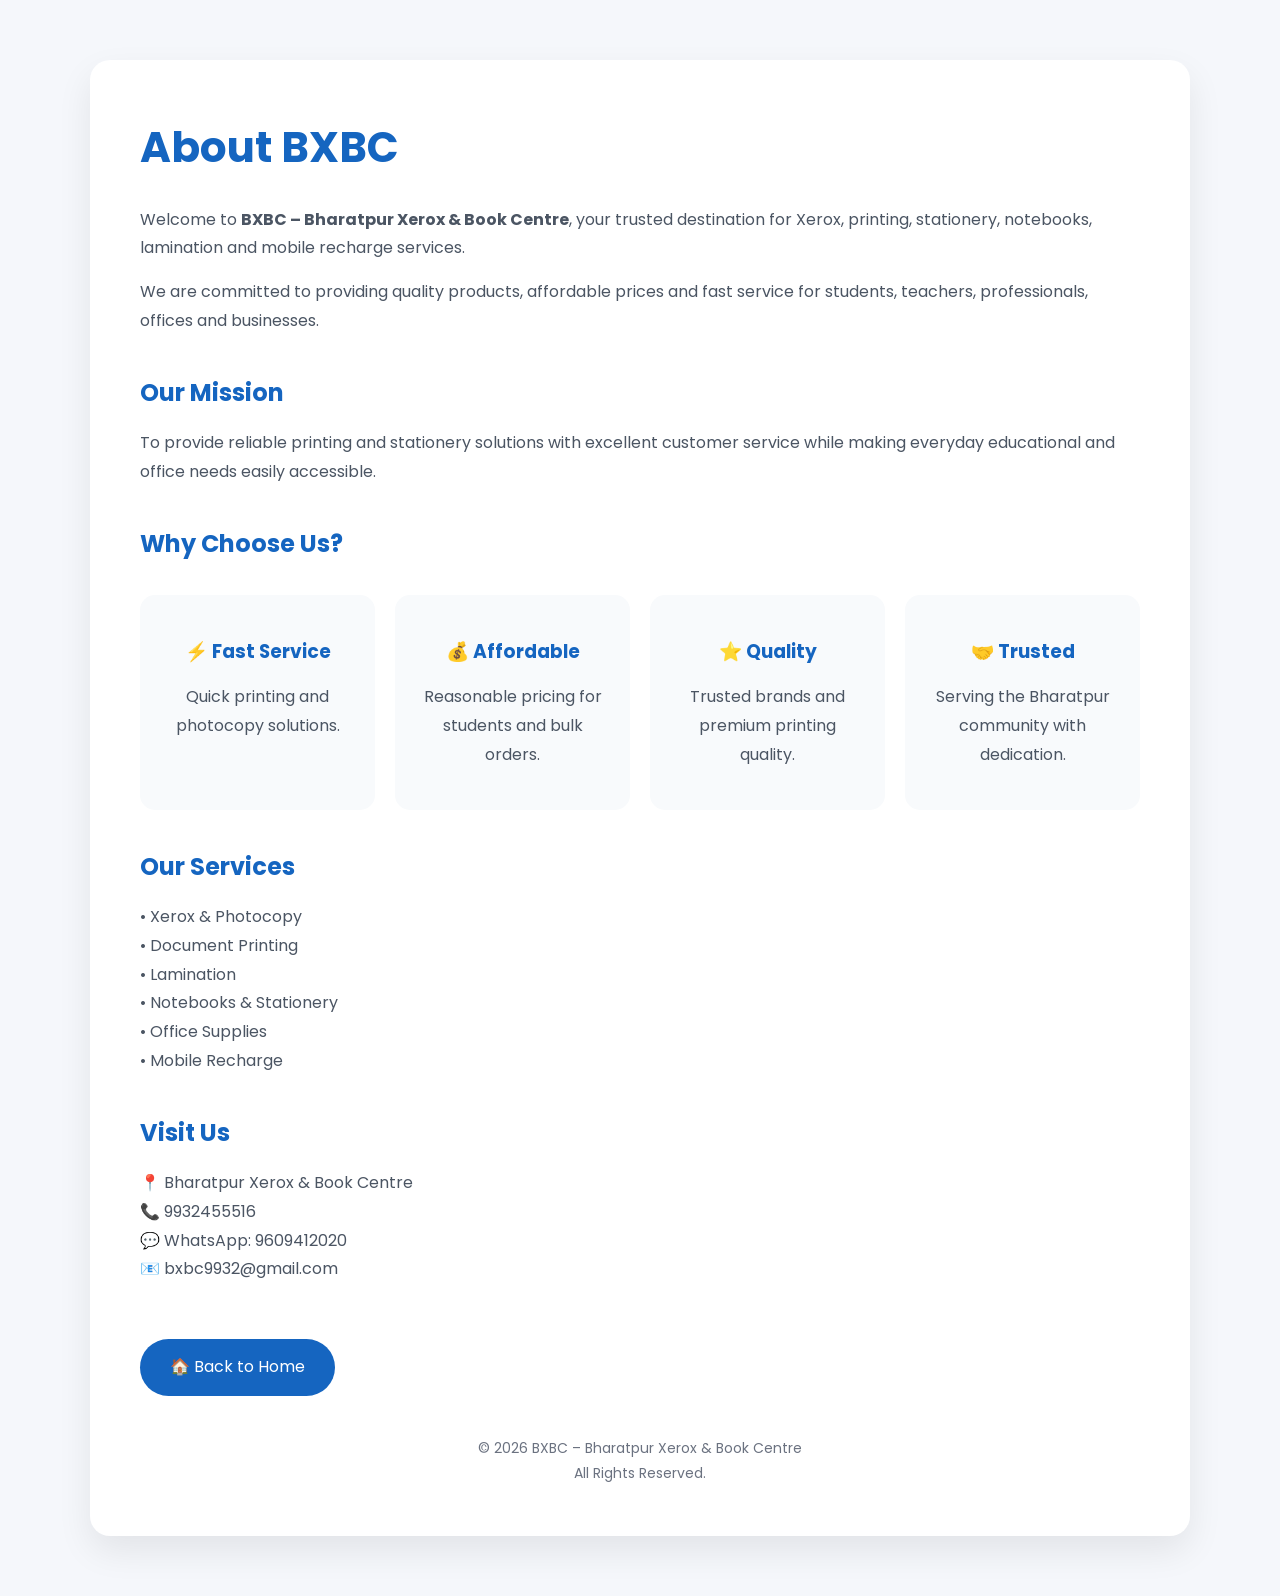
<file: about.html>
<!DOCTYPE html>
<html lang="en">

<head>

<meta charset="UTF-8">

<meta name="viewport" content="width=device-width, initial-scale=1.0">

<title>About Us | BXBC</title>

<link href="https://fonts.googleapis.com/css2?family=Poppins:wght@300;400;500;600;700;800&display=swap" rel="stylesheet">

<style>

*{

margin:0;

padding:0;

box-sizing:border-box;

font-family:'Poppins',sans-serif;

}

body{

background:#f5f7fb;

color:#1f2937;

line-height:1.8;

}

.container{

max-width:1100px;

margin:60px auto;

padding:50px;

background:#ffffff;

border-radius:20px;

box-shadow:0 15px 35px rgba(0,0,0,.08);

}

h1{

font-size:42px;

color:#1565C0;

margin-bottom:20px;

}

h2{

margin-top:35px;

margin-bottom:15px;

color:#1565C0;

}

p{

color:#4b5563;

margin-bottom:15px;

}

.features{

display:grid;

grid-template-columns:repeat(auto-fit,minmax(220px,1fr));

gap:20px;

margin-top:30px;

}

.card{

background:#f8fafc;

padding:25px;

border-radius:15px;

text-align:center;

}

.card h3{

margin:15px 0;

color:#1565C0;

}

.back{

display:inline-block;

margin-top:40px;

padding:14px 30px;

background:#1565C0;

color:#fff;

text-decoration:none;

border-radius:50px;

}

.back:hover{

background:#0d47a1;

}

footer{

margin-top:40px;

text-align:center;

font-size:14px;

color:#6b7280;

}

</style>

</head>

<body>

<div class="container">

<h1>About BXBC</h1>

<p>

Welcome to <strong>BXBC – Bharatpur Xerox & Book Centre</strong>, your trusted destination for Xerox, printing, stationery, notebooks, lamination and mobile recharge services.

</p>

<p>

We are committed to providing quality products, affordable prices and fast service for students, teachers, professionals, offices and businesses.

</p>

<h2>Our Mission</h2>

<p>

To provide reliable printing and stationery solutions with excellent customer service while making everyday educational and office needs easily accessible.

</p>

<h2>Why Choose Us?</h2>

<div class="features">

<div class="card">

<h3>⚡ Fast Service</h3>

<p>Quick printing and photocopy solutions.</p>

</div>

<div class="card">

<h3>💰 Affordable</h3>

<p>Reasonable pricing for students and bulk orders.</p>

</div>

<div class="card">

<h3>⭐ Quality</h3>

<p>Trusted brands and premium printing quality.</p>

</div>

<div class="card">

<h3>🤝 Trusted</h3>

<p>Serving the Bharatpur community with dedication.</p>

</div>

</div>

<h2>Our Services</h2>

<p>

• Xerox & Photocopy

<br>

• Document Printing

<br>

• Lamination

<br>

• Notebooks & Stationery

<br>

• Office Supplies

<br>

• Mobile Recharge

</p>

<h2>Visit Us</h2>

<p>

📍 Bharatpur Xerox & Book Centre

<br>

📞 9932455516

<br>

💬 WhatsApp: 9609412020

<br>

📧 bxbc9932@gmail.com

</p>

<a href="index.html" class="back">

🏠 Back to Home

</a>

<footer>

© 2026 BXBC – Bharatpur Xerox & Book Centre

<br>

All Rights Reserved.

</footer>

</div>

</body>

</html>
</file>
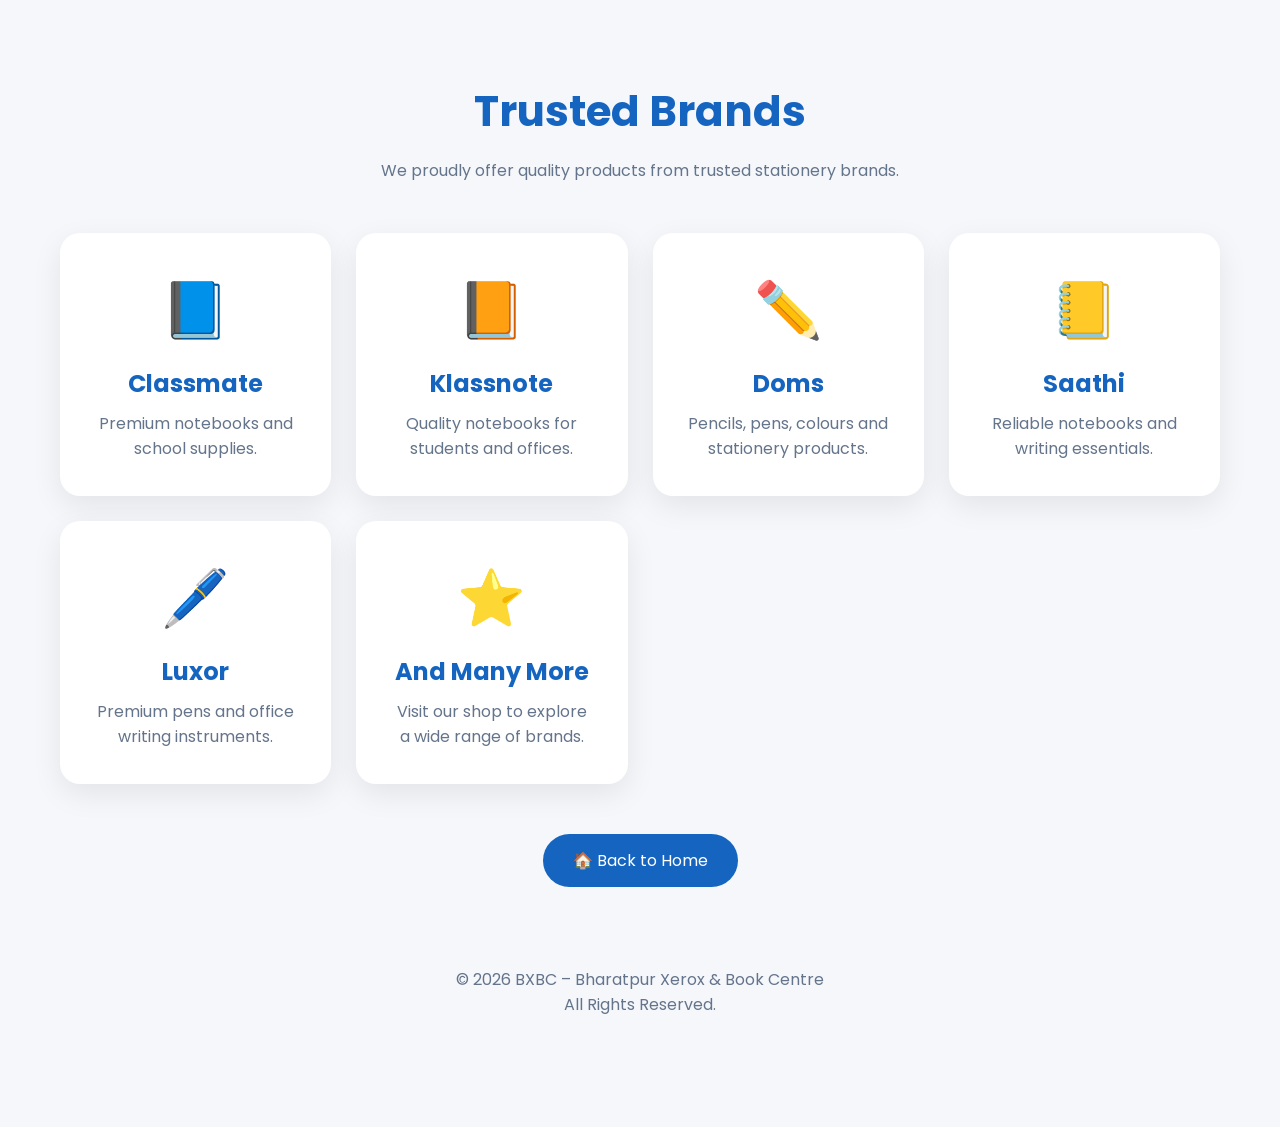
<file: brands.html>
<!DOCTYPE html>
<html lang="en">

<head>

<meta charset="UTF-8">

<meta name="viewport" content="width=device-width, initial-scale=1.0">

<title>Our Brands | BXBC</title>

<link href="https://fonts.googleapis.com/css2?family=Poppins:wght@300;400;500;600;700;800&display=swap" rel="stylesheet">

<style>

*{
margin:0;
padding:0;
box-sizing:border-box;
font-family:'Poppins',sans-serif;
}

body{

background:#f5f7fb;

color:#1f2937;

}

.container{

max-width:1200px;

margin:60px auto;

padding:20px;

}

h1{

text-align:center;

font-size:42px;

color:#1565C0;

margin-bottom:15px;

}

.subtitle{

text-align:center;

color:#64748b;

margin-bottom:50px;

}

.grid{

display:grid;

grid-template-columns:repeat(auto-fit,minmax(220px,1fr));

gap:25px;

}

.card{

background:white;

padding:35px;

border-radius:20px;

box-shadow:0 10px 30px rgba(0,0,0,.08);

text-align:center;

transition:.3s;

}

.card:hover{

transform:translateY(-8px);

}

.logo{

font-size:55px;

margin-bottom:15px;

}

.card h2{

color:#1565C0;

margin-bottom:10px;

}

.card p{

color:#64748b;

}

.home{

display:inline-block;

margin-top:50px;

padding:14px 30px;

background:#1565C0;

color:white;

text-decoration:none;

border-radius:50px;

}

footer{

margin-top:50px;

padding:30px;

text-align:center;

color:#64748b;

}

</style>

</head>

<body>

<div class="container">

<h1>Trusted Brands</h1>

<p class="subtitle">

We proudly offer quality products from trusted stationery brands.

</p>

<div class="grid">

<div class="card">

<div class="logo">📘</div>

<h2>Classmate</h2>

<p>Premium notebooks and school supplies.</p>

</div>

<div class="card">

<div class="logo">📙</div>

<h2>Klassnote</h2>

<p>Quality notebooks for students and offices.</p>

</div>

<div class="card">

<div class="logo">✏️</div>

<h2>Doms</h2>

<p>Pencils, pens, colours and stationery products.</p>

</div>

<div class="card">

<div class="logo">📒</div>

<h2>Saathi</h2>

<p>Reliable notebooks and writing essentials.</p>

</div>

<div class="card">

<div class="logo">🖊️</div>

<h2>Luxor</h2>

<p>Premium pens and office writing instruments.</p>

</div>

<div class="card">

<div class="logo">⭐</div>

<h2>And Many More</h2>

<p>Visit our shop to explore a wide range of brands.</p>

</div>

</div>

<center>

<a href="index.html" class="home">

🏠 Back to Home

</a>

</center>

<footer>

© 2026 BXBC – Bharatpur Xerox & Book Centre

<br>

All Rights Reserved.

</footer>

</div>

</body>

</html>
</file>
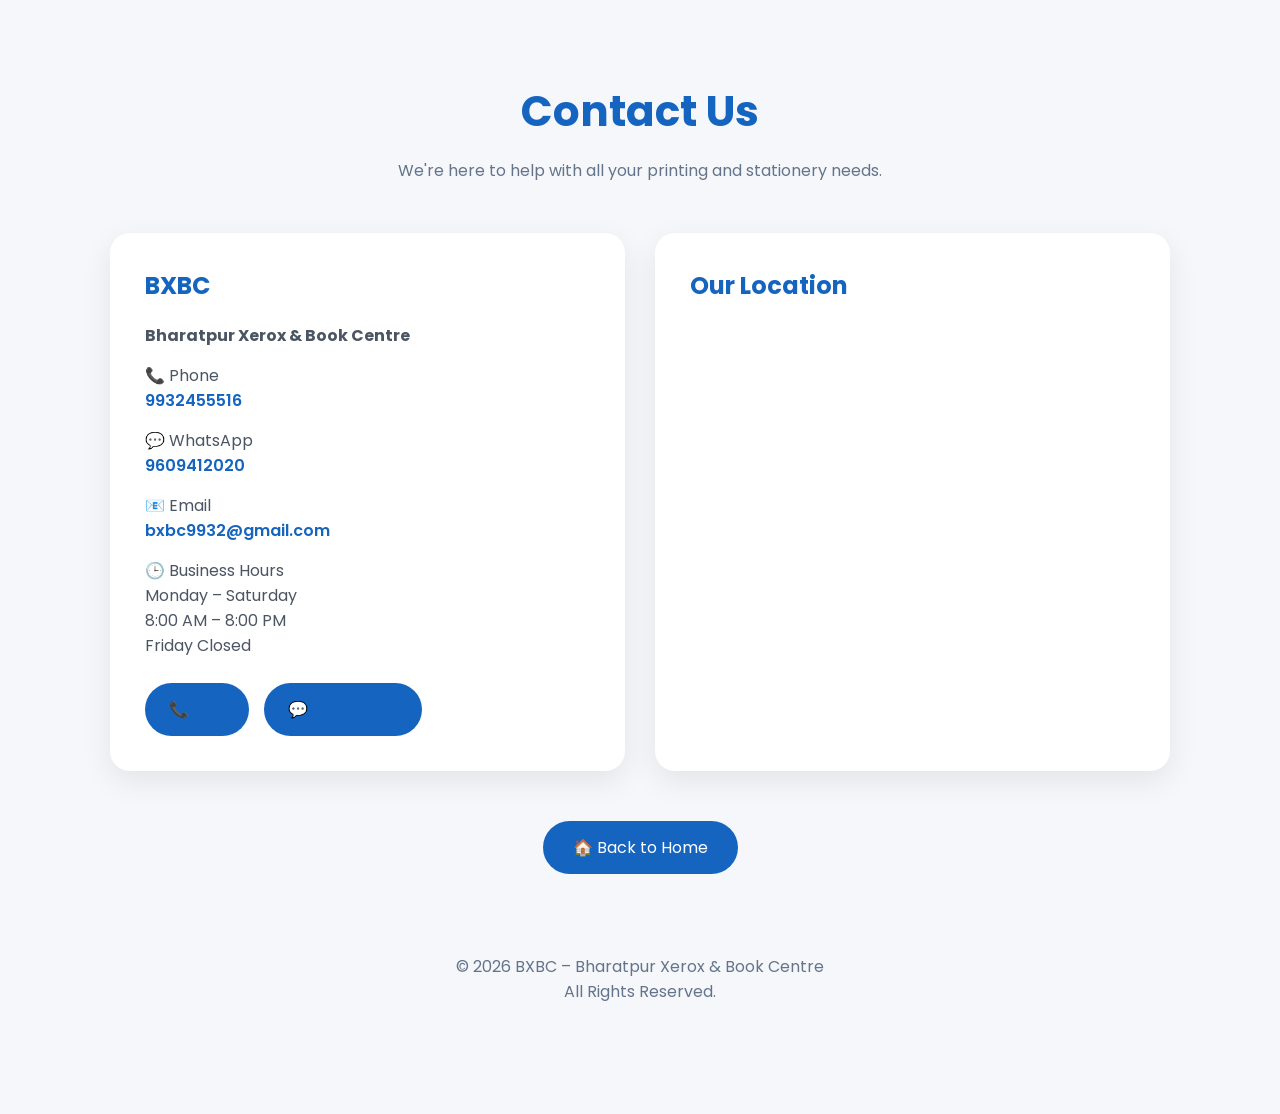
<file: contact.html>
<!DOCTYPE html>
<html lang="en">

<head>

<meta charset="UTF-8">

<meta name="viewport" content="width=device-width, initial-scale=1.0">

<title>Contact Us | BXBC</title>

<link href="https://fonts.googleapis.com/css2?family=Poppins:wght@300;400;500;600;700;800&display=swap" rel="stylesheet">

<style>

*{
margin:0;
padding:0;
box-sizing:border-box;
font-family:'Poppins',sans-serif;
}

body{

background:#f5f7fb;

color:#1f2937;

}

.container{

max-width:1100px;

margin:60px auto;

padding:20px;

}

h1{

text-align:center;

font-size:42px;

color:#1565C0;

margin-bottom:15px;

}

.subtitle{

text-align:center;

color:#64748b;

margin-bottom:50px;

}

.contact-grid{

display:grid;

grid-template-columns:repeat(auto-fit,minmax(350px,1fr));

gap:30px;

}

.card{

background:#ffffff;

padding:35px;

border-radius:20px;

box-shadow:0 10px 30px rgba(0,0,0,.08);

}

.card h2{

color:#1565C0;

margin-bottom:20px;

}

.card p{

margin-bottom:15px;

color:#4b5563;

}

.card a{

color:#1565C0;

text-decoration:none;

font-weight:600;

}

.buttons{

margin-top:25px;

display:flex;

flex-wrap:wrap;

gap:15px;

}

.btn{

padding:14px 24px;

border-radius:50px;

text-decoration:none;

font-weight:600;

color:white;

background:#1565C0;

transition:.3s;

}

.btn:hover{

transform:translateY(-3px);

}

iframe{

width:100%;

height:350px;

border:none;

border-radius:20px;

}

.home{

display:inline-block;

margin-top:50px;

padding:14px 30px;

background:#1565C0;

color:white;

text-decoration:none;

border-radius:50px;

}

footer{

margin-top:50px;

padding:30px;

text-align:center;

color:#64748b;

}

</style>

</head>

<body>

<div class="container">

<h1>Contact Us</h1>

<p class="subtitle">

We're here to help with all your printing and stationery needs.

</p>

<div class="contact-grid">

<div class="card">

<h2>BXBC</h2>

<p><strong>Bharatpur Xerox & Book Centre</strong></p>

<p>

📞 Phone

<br>

<a href="tel:9932455516">

9932455516

</a>

</p>

<p>

💬 WhatsApp

<br>

<a href="https://wa.me/919609412020">

9609412020

</a>

</p>

<p>

📧 Email

<br>

<a href="mailto:bxbc9932@gmail.com">

bxbc9932@gmail.com

</a>

</p>

<p>

🕒 Business Hours

<br>

Monday – Saturday

<br>

8:00 AM – 8:00 PM

<br>

Friday Closed

</p>

<div class="buttons">

<a class="btn" href="tel:9932455516">

📞 Call

</a>

<a class="btn" href="https://wa.me/919609412020">

💬 WhatsApp

</a>

</div>

</div>

<div class="card">

<h2>Our Location</h2>

<iframe

src="https://www.google.com/maps?q=Bharatpur&output=embed"

loading="lazy">

</iframe>

</div>

</div>

<center>

<a href="index.html" class="home">

🏠 Back to Home

</a>

</center>

<footer>

© 2026 BXBC – Bharatpur Xerox & Book Centre

<br>

All Rights Reserved.

</footer>

</div>

</body>

</html>
</file>
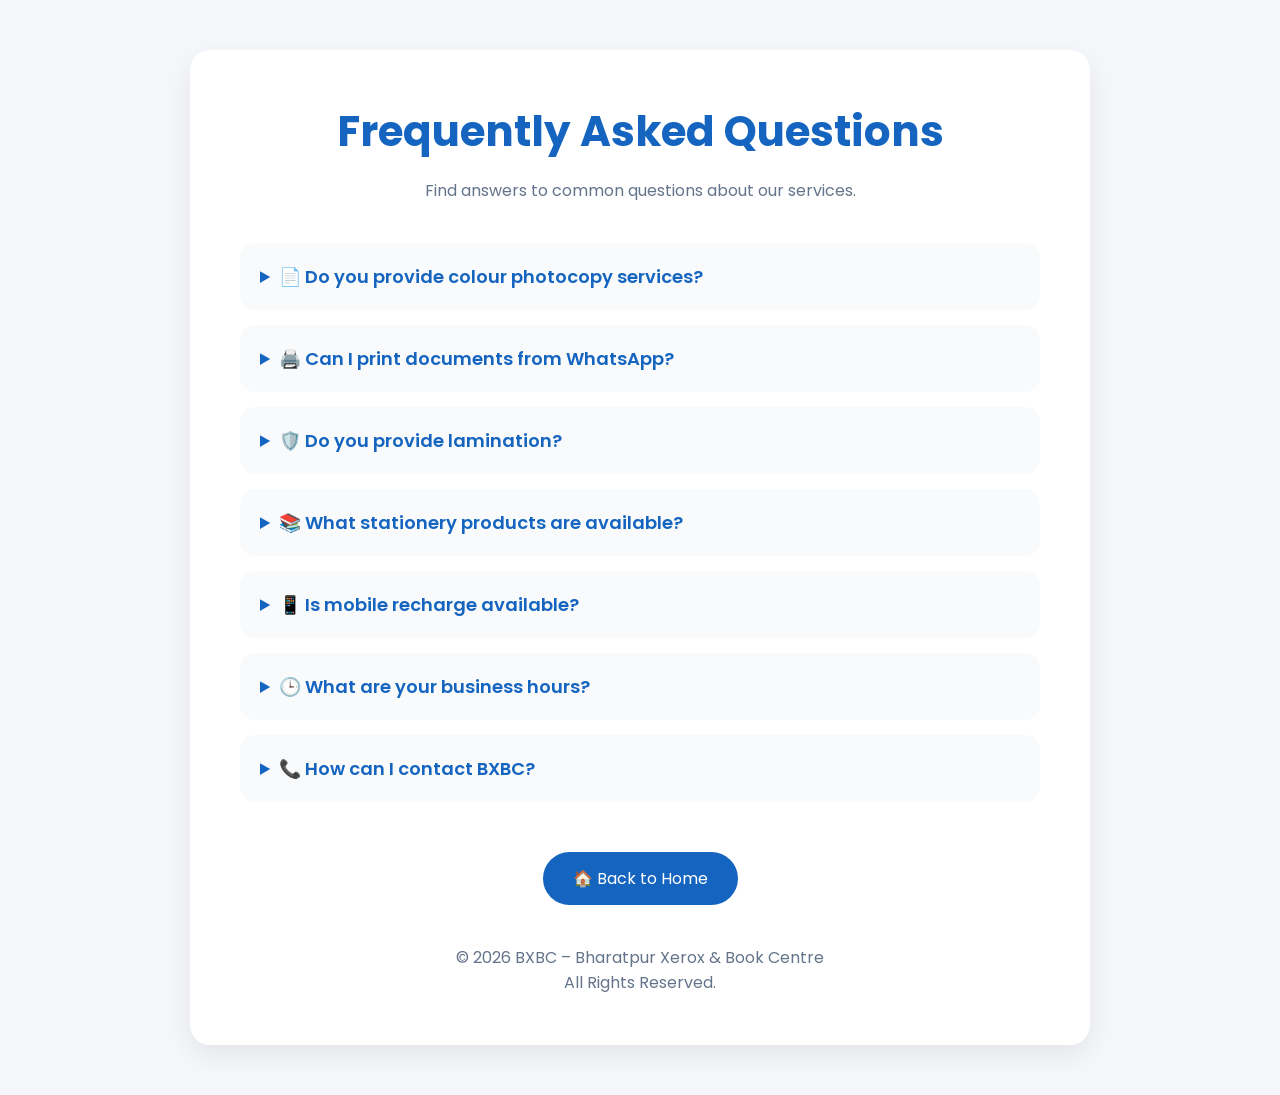
<file: faq.html>
<!DOCTYPE html>
<html lang="en">

<head>

<meta charset="UTF-8">

<meta name="viewport" content="width=device-width, initial-scale=1.0">

<title>FAQ | BXBC</title>

<link href="https://fonts.googleapis.com/css2?family=Poppins:wght@300;400;500;600;700;800&display=swap" rel="stylesheet">

<style>

*{

margin:0;

padding:0;

box-sizing:border-box;

font-family:'Poppins',sans-serif;

}

body{

background:#f5f7fb;

color:#1f2937;

padding:50px 20px;

}

.container{

max-width:900px;

margin:auto;

background:#fff;

padding:50px;

border-radius:20px;

box-shadow:0 10px 30px rgba(0,0,0,.08);

}

h1{

text-align:center;

font-size:42px;

color:#1565C0;

margin-bottom:15px;

}

.subtitle{

text-align:center;

color:#64748b;

margin-bottom:40px;

}

details{

background:#f8fafc;

padding:20px;

margin-bottom:15px;

border-radius:15px;

cursor:pointer;

}

summary{

font-size:18px;

font-weight:600;

color:#1565C0;

outline:none;

}

details p{

margin-top:15px;

color:#4b5563;

line-height:1.7;

}

.home{

display:inline-block;

margin-top:35px;

padding:14px 30px;

background:#1565C0;

color:white;

text-decoration:none;

border-radius:50px;

}

footer{

margin-top:40px;

text-align:center;

color:#64748b;

}

</style>

</head>

<body>

<div class="container">

<h1>Frequently Asked Questions</h1>

<p class="subtitle">

Find answers to common questions about our services.

</p>

<details>

<summary>📄 Do you provide colour photocopy services?</summary>

<p>

Yes, we provide both black & white and colour photocopy services.

</p>

</details>

<details>

<summary>🖨️ Can I print documents from WhatsApp?</summary>

<p>

Yes. Simply send your document to our WhatsApp number and visit the shop to collect your print.

</p>

</details>

<details>

<summary>🛡️ Do you provide lamination?</summary>

<p>

Yes, lamination services are available for certificates, documents and other important papers.

</p>

</details>

<details>

<summary>📚 What stationery products are available?</summary>

<p>

We offer notebooks, pens, pencils, registers, files, office supplies and many other stationery items.

</p>

</details>

<details>

<summary>📱 Is mobile recharge available?</summary>

<p>

Yes, prepaid mobile recharge services are available for major telecom operators.

</p>

</details>

<details>

<summary>🕒 What are your business hours?</summary>

<p>

Monday to Saturday: 8:00 AM – 8:00 PM

<br>

Friday: Closed

</p>

</details>

<details>

<summary>📞 How can I contact BXBC?</summary>

<p>

Phone: 9932455516

<br>

WhatsApp: 9609412020

<br>

Email: bxbc9932@gmail.com

</p>

</details>

<center>

<a href="index.html" class="home">

🏠 Back to Home

</a>

</center>

<footer>

© 2026 BXBC – Bharatpur Xerox & Book Centre

<br>

All Rights Reserved.

</footer>

</div>

</body>

</html>
</file>
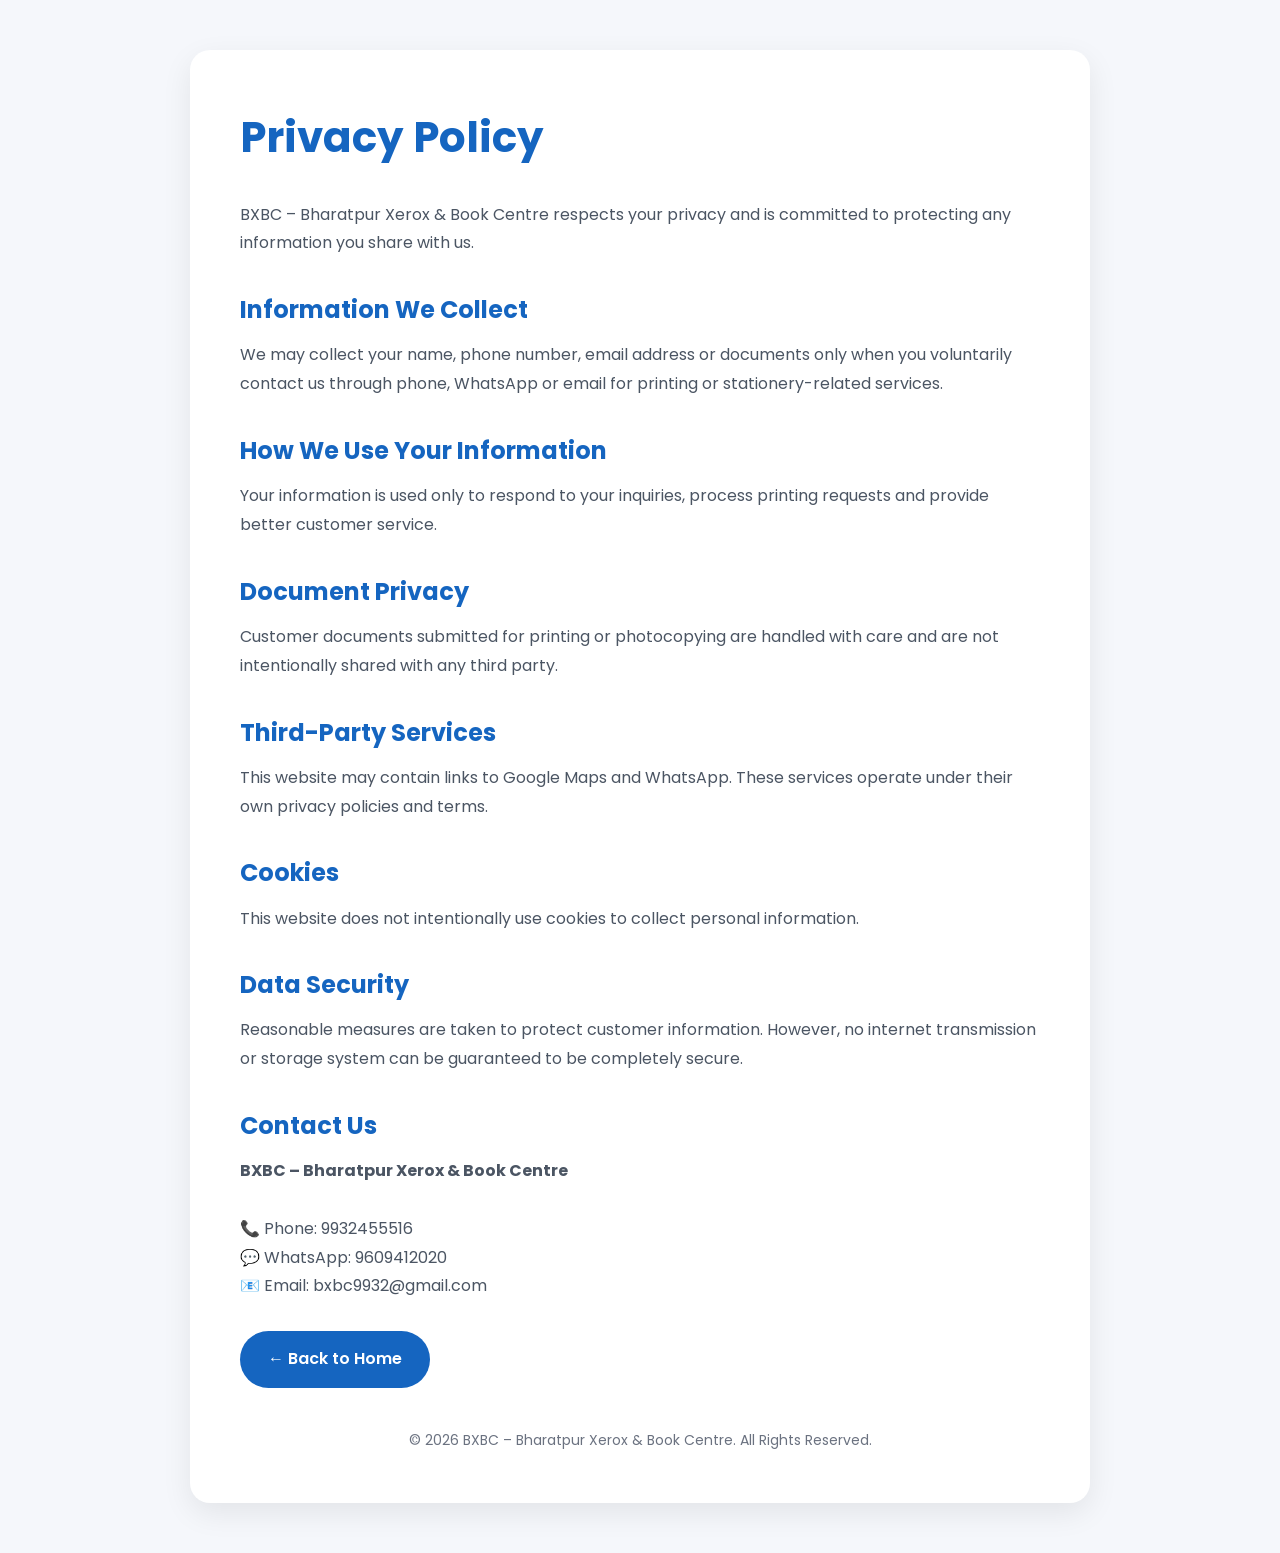
<file: privacy.html>
<!DOCTYPE html>
<html lang="en">

<head>

<meta charset="UTF-8">

<meta name="viewport" content="width=device-width, initial-scale=1.0">

<title>Privacy Policy | BXBC</title>

<link href="https://fonts.googleapis.com/css2?family=Poppins:wght@300;400;500;600;700&display=swap" rel="stylesheet">

<style>

*{

margin:0;

padding:0;

box-sizing:border-box;

font-family:'Poppins',sans-serif;

}

body{

background:#f5f7fb;

padding:50px 20px;

color:#1f2937;

line-height:1.8;

}

.container{

max-width:900px;

margin:auto;

background:#ffffff;

padding:50px;

border-radius:20px;

box-shadow:0 10px 30px rgba(0,0,0,.08);

}

h1{

color:#1565C0;

margin-bottom:25px;

font-size:42px;

}

h2{

margin-top:30px;

margin-bottom:10px;

color:#1565C0;

}

p{

color:#4b5563;

}

a{

color:#1565C0;

text-decoration:none;

font-weight:600;

}

.back{

display:inline-block;

margin-top:30px;

padding:14px 28px;

background:#1565C0;

color:#fff;

border-radius:50px;

}

.back:hover{

background:#0d47a1;

}

footer{

margin-top:40px;

text-align:center;

color:#6b7280;

font-size:14px;

}

</style>

</head>

<body>

<div class="container">

<h1>Privacy Policy</h1>

<p>

BXBC – Bharatpur Xerox & Book Centre respects your privacy and is committed to protecting any information you share with us.

</p>

<h2>Information We Collect</h2>

<p>

We may collect your name, phone number, email address or documents only when you voluntarily contact us through phone, WhatsApp or email for printing or stationery-related services.

</p>

<h2>How We Use Your Information</h2>

<p>

Your information is used only to respond to your inquiries, process printing requests and provide better customer service.

</p>

<h2>Document Privacy</h2>

<p>

Customer documents submitted for printing or photocopying are handled with care and are not intentionally shared with any third party.

</p>

<h2>Third-Party Services</h2>

<p>

This website may contain links to Google Maps and WhatsApp. These services operate under their own privacy policies and terms.

</p>

<h2>Cookies</h2>

<p>

This website does not intentionally use cookies to collect personal information.

</p>

<h2>Data Security</h2>

<p>

Reasonable measures are taken to protect customer information. However, no internet transmission or storage system can be guaranteed to be completely secure.

</p>

<h2>Contact Us</h2>

<p>

<b>BXBC – Bharatpur Xerox & Book Centre</b>

<br><br>

📞 Phone: 9932455516

<br>

💬 WhatsApp: 9609412020

<br>

📧 Email: bxbc9932@gmail.com

</p>

<a href="index.html" class="back">

← Back to Home

</a>

<footer>

© 2026 BXBC – Bharatpur Xerox & Book Centre. All Rights Reserved.

</footer>

</div>

</body>

</html>
</file>
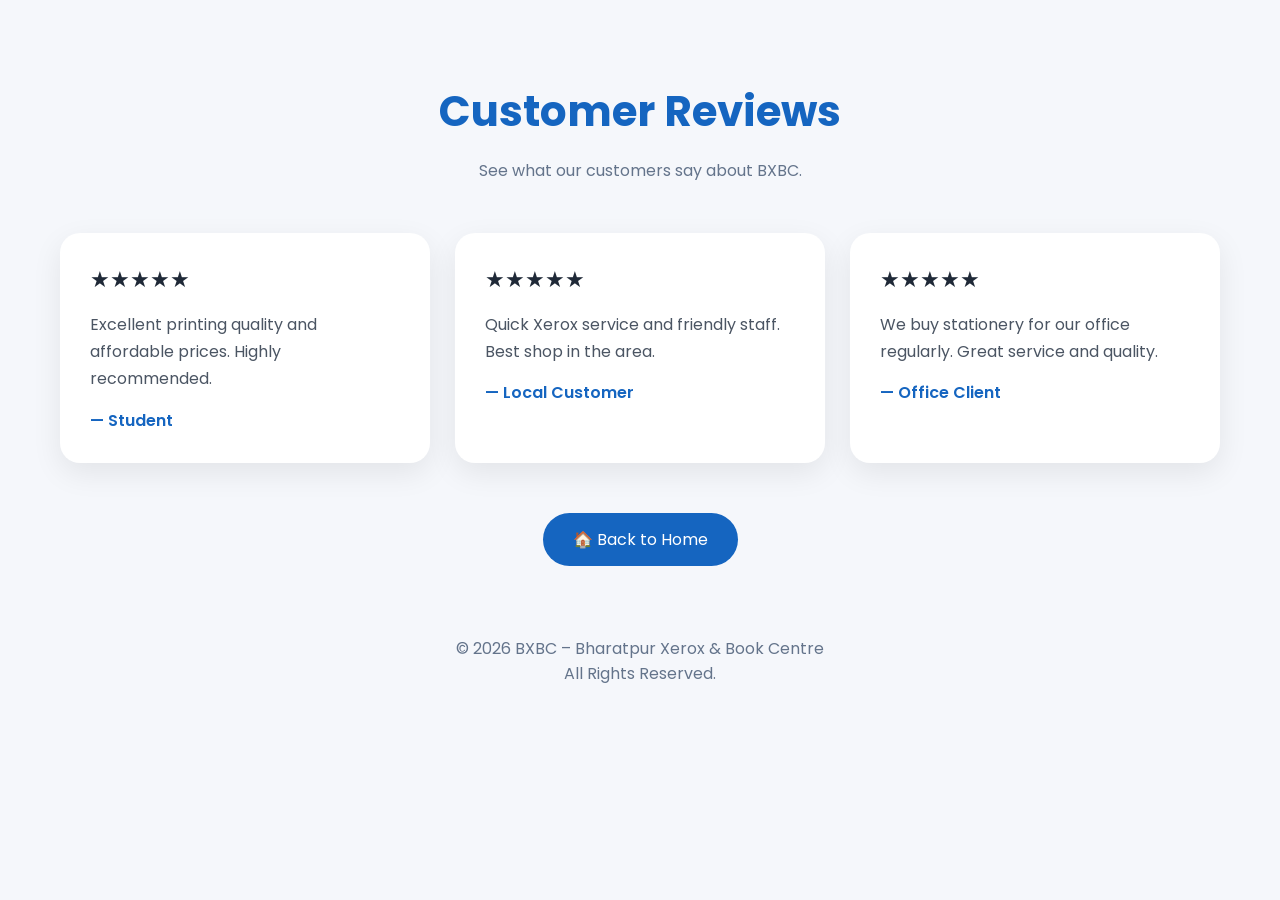
<file: reviews.html>
<!DOCTYPE html>
<html lang="en">

<head>

<meta charset="UTF-8">

<meta name="viewport" content="width=device-width, initial-scale=1.0">

<title>Customer Reviews | BXBC</title>

<link href="https://fonts.googleapis.com/css2?family=Poppins:wght@300;400;500;600;700;800&display=swap" rel="stylesheet">

<style>

*{
margin:0;
padding:0;
box-sizing:border-box;
font-family:'Poppins',sans-serif;
}

body{
background:#f5f7fb;
color:#1f2937;
}

.container{
max-width:1200px;
margin:60px auto;
padding:20px;
}

h1{
text-align:center;
font-size:42px;
color:#1565C0;
margin-bottom:15px;
}

.subtitle{
text-align:center;
color:#64748b;
margin-bottom:50px;
}

.grid{
display:grid;
grid-template-columns:repeat(auto-fit,minmax(300px,1fr));
gap:25px;
}

.card{
background:white;
padding:30px;
border-radius:20px;
box-shadow:0 10px 30px rgba(0,0,0,.08);
}

.stars{
font-size:22px;
margin-bottom:15px;
}

.card p{
color:#4b5563;
line-height:1.7;
margin-bottom:15px;
}

.customer{
font-weight:600;
color:#1565C0;
}

.home{
display:inline-block;
margin-top:50px;
padding:14px 30px;
background:#1565C0;
color:white;
text-decoration:none;
border-radius:50px;
}

footer{
margin-top:50px;
padding:20px;
text-align:center;
color:#64748b;
}

</style>

</head>

<body>

<div class="container">

<h1>Customer Reviews</h1>

<p class="subtitle">

See what our customers say about BXBC.

</p>

<div class="grid">

<div class="card">

<div class="stars">★★★★★</div>

<p>

Excellent printing quality and affordable prices. Highly recommended.

</p>

<div class="customer">

— Student

</div>

</div>

<div class="card">

<div class="stars">★★★★★</div>

<p>

Quick Xerox service and friendly staff. Best shop in the area.

</p>

<div class="customer">

— Local Customer

</div>

</div>

<div class="card">

<div class="stars">★★★★★</div>

<p>

We buy stationery for our office regularly. Great service and quality.

</p>

<div class="customer">

— Office Client

</div>

</div>

</div>

<center>

<a href="index.html" class="home">

🏠 Back to Home

</a>

</center>

<footer>

© 2026 BXBC – Bharatpur Xerox & Book Centre

<br>

All Rights Reserved.

</footer>

</div>

</body>

</html>
</file>
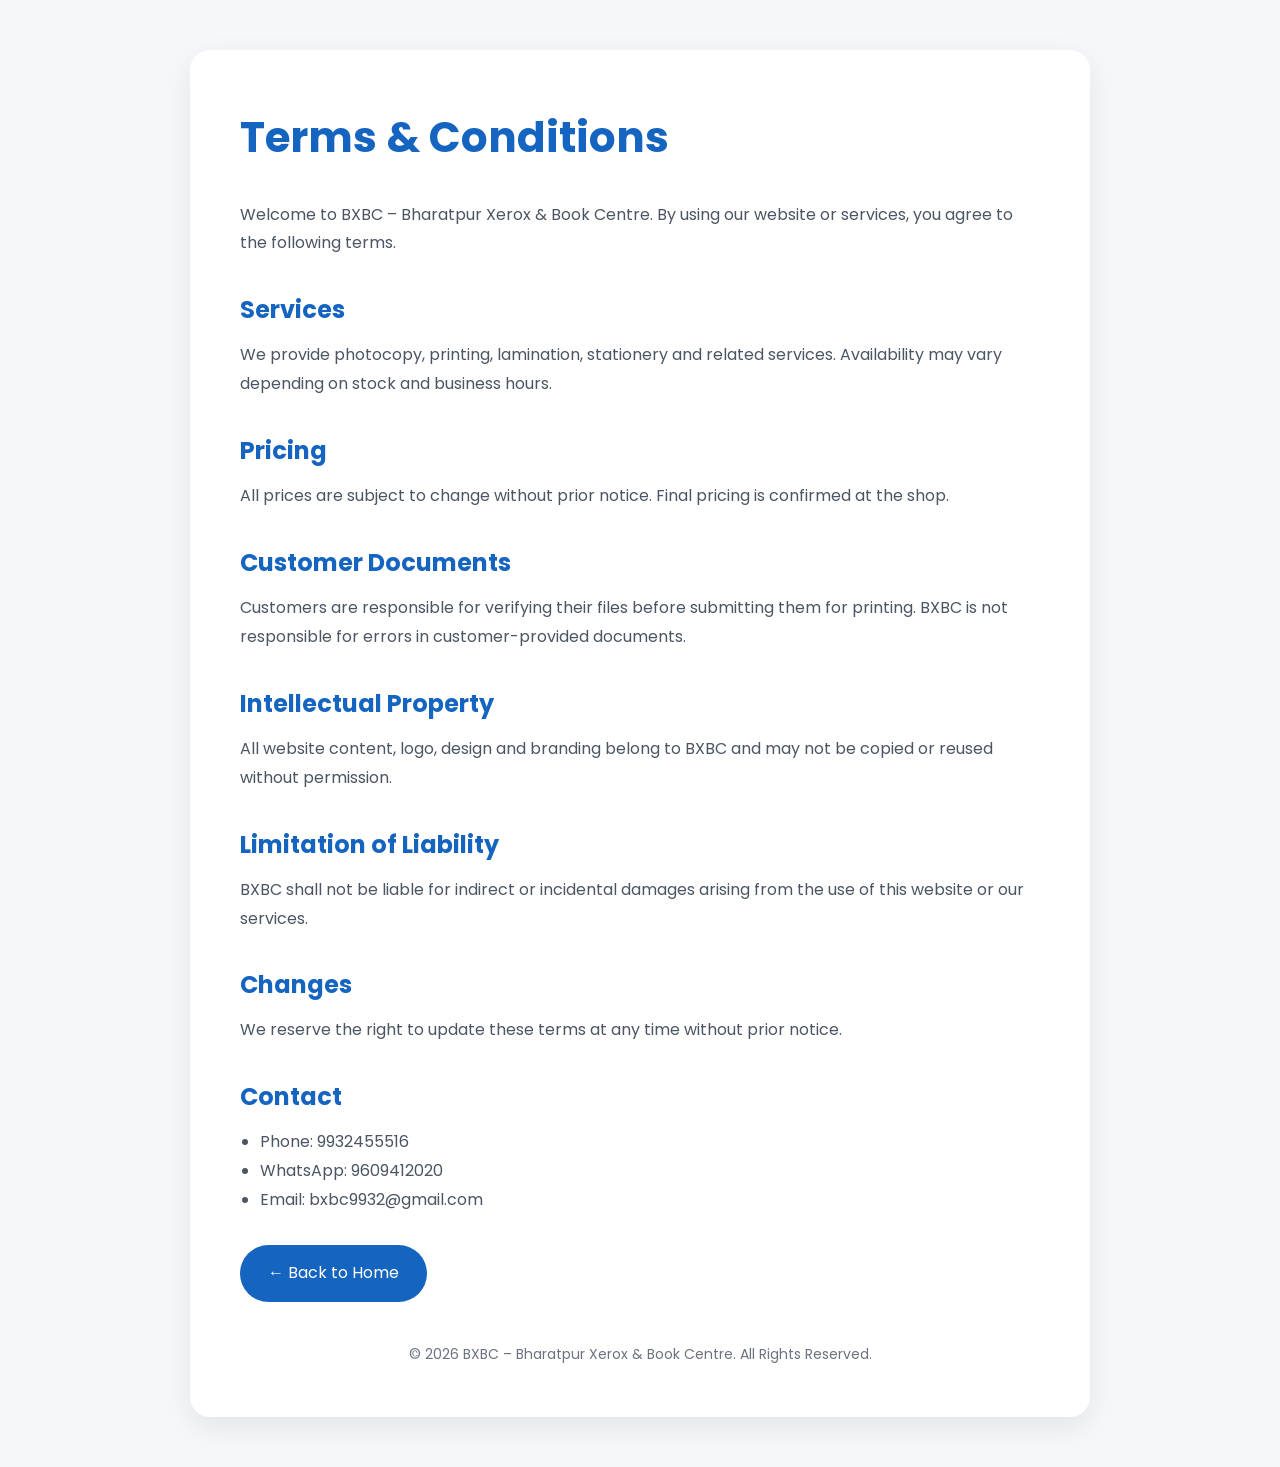
<file: terms.html>
<!DOCTYPE html>
<html lang="en">

<head>

<meta charset="UTF-8">

<meta name="viewport" content="width=device-width, initial-scale=1.0">

<title>Terms & Conditions | BXBC</title>

<link href="https://fonts.googleapis.com/css2?family=Poppins:wght@300;400;500;600;700&display=swap" rel="stylesheet">

<style>

*{

margin:0;

padding:0;

box-sizing:border-box;

font-family:'Poppins',sans-serif;

}

body{

background:#f5f7fb;

padding:50px 20px;

color:#1f2937;

line-height:1.8;

}

.container{

max-width:900px;

margin:auto;

background:#fff;

padding:50px;

border-radius:20px;

box-shadow:0 10px 30px rgba(0,0,0,.08);

}

h1{

color:#1565C0;

font-size:42px;

margin-bottom:25px;

}

h2{

margin-top:30px;

margin-bottom:10px;

color:#1565C0;

}

p{

color:#4b5563;

}

ul{

margin-left:20px;

color:#4b5563;

}

.back{

display:inline-block;

margin-top:30px;

padding:14px 28px;

background:#1565C0;

color:#fff;

text-decoration:none;

border-radius:50px;

}

.back:hover{

background:#0d47a1;

}

footer{

margin-top:40px;

text-align:center;

color:#6b7280;

font-size:14px;

}

</style>

</head>

<body>

<div class="container">

<h1>Terms & Conditions</h1>

<p>

Welcome to BXBC – Bharatpur Xerox & Book Centre.

By using our website or services, you agree to the following terms.

</p>

<h2>Services</h2>

<p>

We provide photocopy, printing, lamination, stationery and related services. Availability may vary depending on stock and business hours.

</p>

<h2>Pricing</h2>

<p>

All prices are subject to change without prior notice. Final pricing is confirmed at the shop.

</p>

<h2>Customer Documents</h2>

<p>

Customers are responsible for verifying their files before submitting them for printing. BXBC is not responsible for errors in customer-provided documents.

</p>

<h2>Intellectual Property</h2>

<p>

All website content, logo, design and branding belong to BXBC and may not be copied or reused without permission.

</p>

<h2>Limitation of Liability</h2>

<p>

BXBC shall not be liable for indirect or incidental damages arising from the use of this website or our services.

</p>

<h2>Changes</h2>

<p>

We reserve the right to update these terms at any time without prior notice.

</p>

<h2>Contact</h2>

<ul>

<li>Phone: 9932455516</li>

<li>WhatsApp: 9609412020</li>

<li>Email: bxbc9932@gmail.com</li>

</ul>

<a href="index.html" class="back">

← Back to Home

</a>

<footer>

© 2026 BXBC – Bharatpur Xerox & Book Centre. All Rights Reserved.

</footer>

</div>

</body>

</html>
</file>
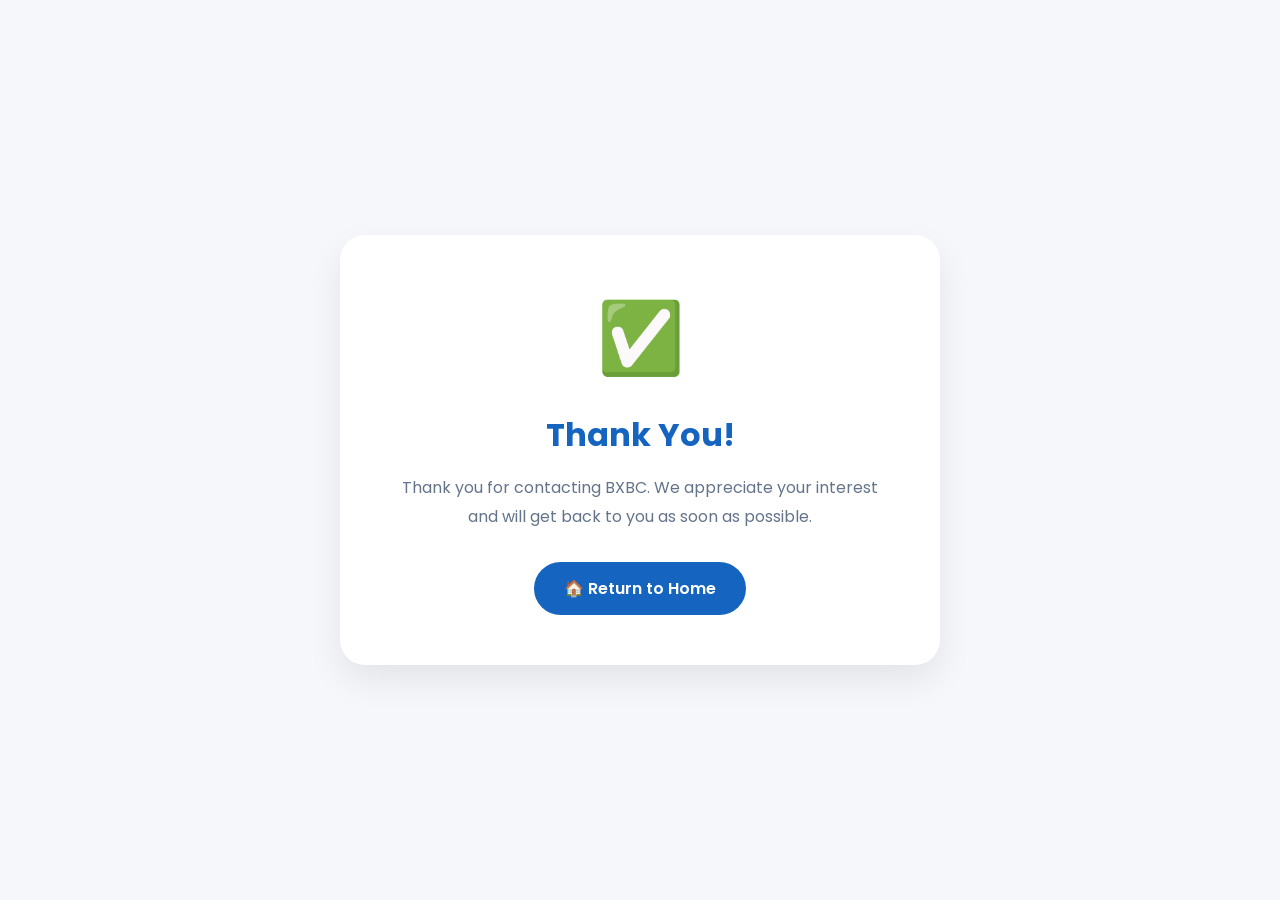
<file: thank-you.html>
<!DOCTYPE html>
<html lang="en">

<head>

<meta charset="UTF-8">

<meta name="viewport" content="width=device-width, initial-scale=1.0">

<title>Thank You | BXBC</title>

<link href="https://fonts.googleapis.com/css2?family=Poppins:wght@300;400;500;600;700;800&display=swap" rel="stylesheet">

<style>

*{
margin:0;
padding:0;
box-sizing:border-box;
font-family:'Poppins',sans-serif;
}

body{

height:100vh;

display:flex;

justify-content:center;

align-items:center;

background:#f5f7fb;

}

.card{

background:white;

padding:50px;

border-radius:25px;

box-shadow:0 15px 35px rgba(0,0,0,.08);

text-align:center;

max-width:600px;

}

.icon{

font-size:70px;

margin-bottom:20px;

}

h1{

color:#1565C0;

margin-bottom:15px;

}

p{

color:#64748b;

line-height:1.8;

margin-bottom:30px;

}

a{

display:inline-block;

padding:14px 30px;

background:#1565C0;

color:white;

text-decoration:none;

border-radius:50px;

font-weight:600;

}

a:hover{

background:#0d47a1;

}

</style>

</head>

<body>

<div class="card">

<div class="icon">

✅

</div>

<h1>Thank You!</h1>

<p>

Thank you for contacting BXBC.

We appreciate your interest and will get back to you as soon as possible.

</p>

<a href="index.html">

🏠 Return to Home

</a>

</div>

</body>

</html>
</file>
